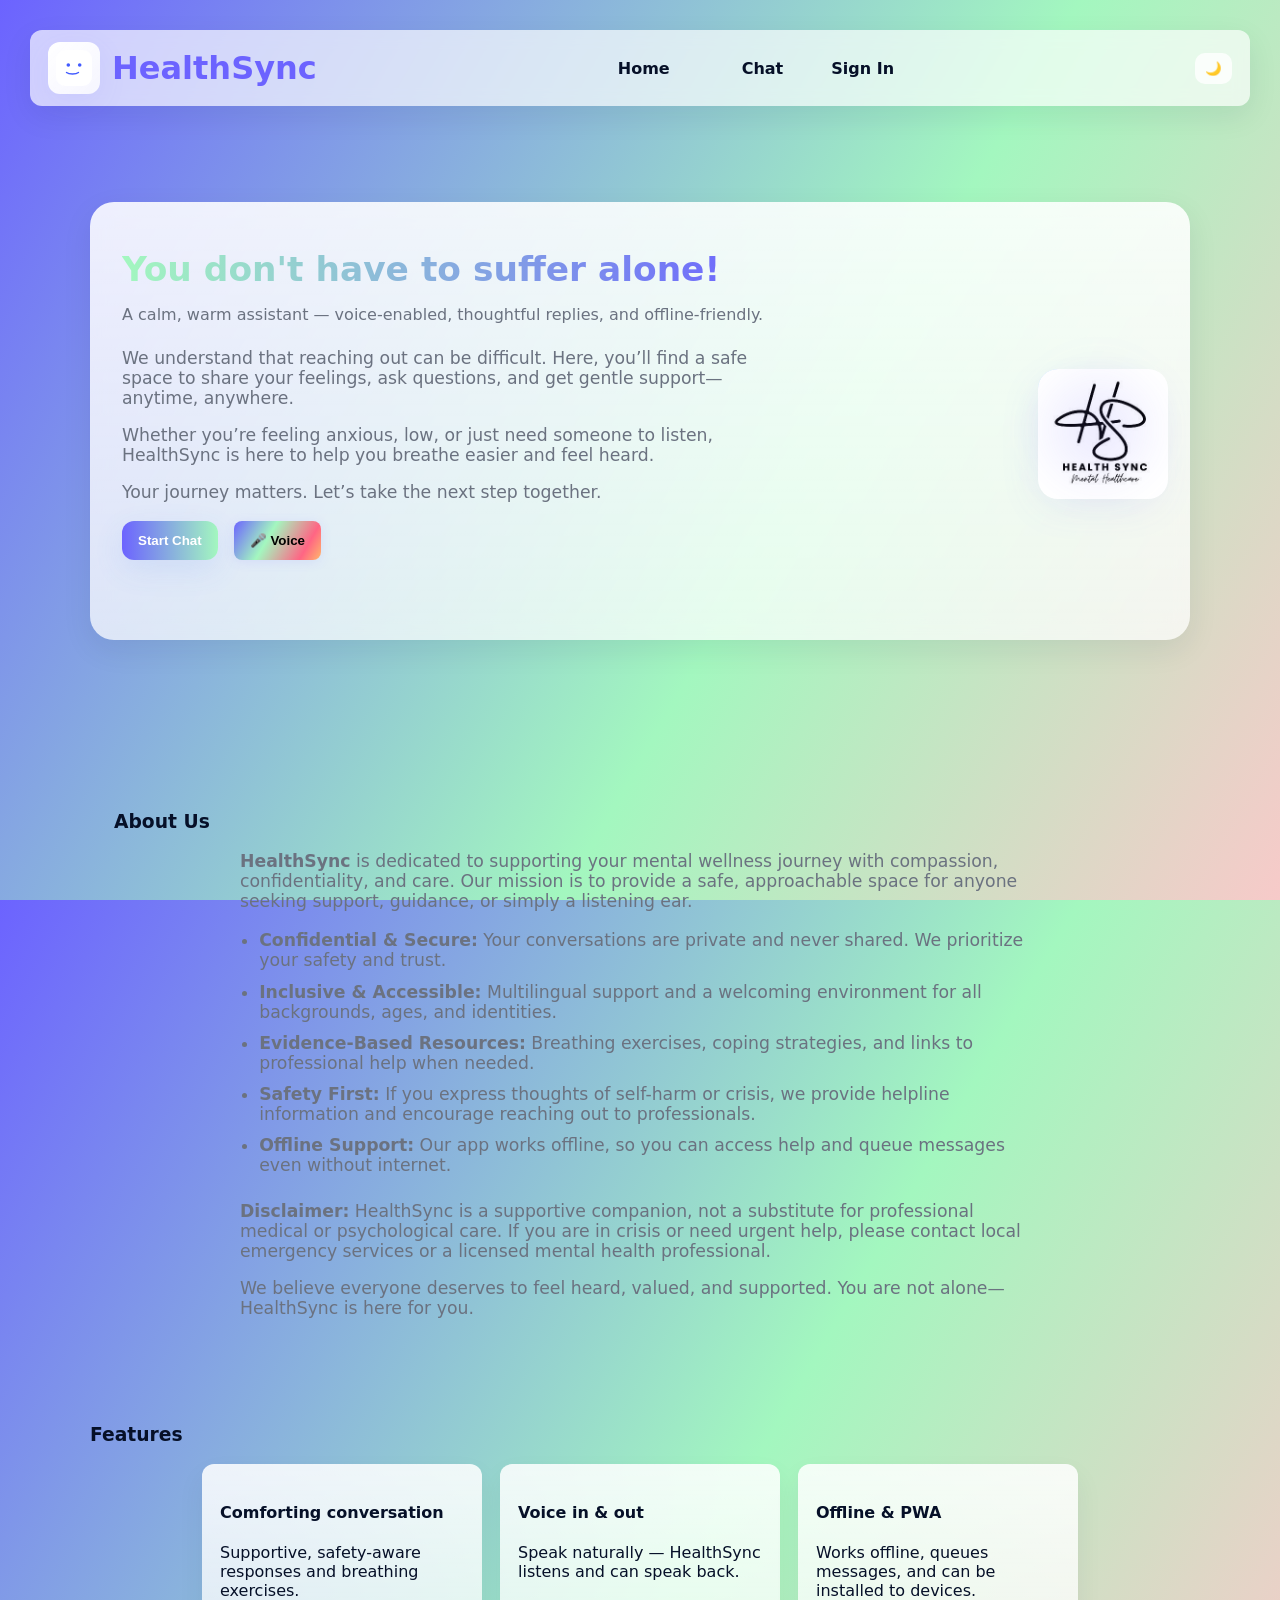
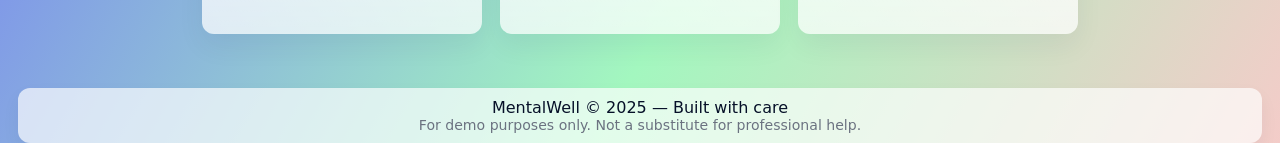
<file: index.html>
<!doctype html>
<html lang="en">
<head>
  <meta charset="utf-8" />
  <meta name="viewport" content="width=device-width,initial-scale=1" />
  <title>HealthSync — Home</title>
  <meta name="description" content="HealthSync — calm, approachable mental-wellness assistant. Voice-enabled, PWA-ready." />
  <meta name="theme-color" content="#6C63FF" />
  <link rel="stylesheet" href="styles.css" />
  <link rel="manifest" href="manifest.json" />
</head>
<body class="unique-bg" style="opacity:0; transition:opacity 0.5s;">
  <div class="mental-bg"></div>
  <header class="nav glass" role="banner">
    <div class="brand">
      <button id="floatingAssistant" aria-label="Open assistant" class="avatar-btn" title="Open assistant">
        <svg width="36" height="36" viewBox="0 0 24 24" fill="none"><rect rx="6" width="24" height="24" fill="#fff"/><circle cx="8.2" cy="10" r="1.2" fill="#415aff"/><circle cx="15.8" cy="10" r="1.2" fill="#415aff"/><path d="M7 15c1.2 1 2.5 1 4 1s2.8 0 4-1" stroke="#415aff" stroke-width="0.9" stroke-linecap="round"/></svg>
      </button>
      <h1>HealthSync</h1>
    </div>
    <nav class="nav-links" role="navigation" aria-label="Main">
      <a href="home.html" style="margin-right: 24px; padding: 10px 18px;">Home</a>
      <a href="chatcopy.html" style="padding: 10px 18px;">Chat</a>
      <a href="loginpage.html" style="padding: 10px 18px;">Sign In</a>
    </nav>
    <div class="nav-actions">
      <button id="darkModeBtn" title="Toggle dark mode" aria-pressed="false">🌙</button>
    </div>
  </header>
  <main>
    <section id="home" class="hero" aria-labelledby="hero-heading" style="padding: 4rem 1.5rem; margin-top: 2rem; margin-bottom: 3rem;">
      <div class="hero-card glass" style="padding: 3rem 2rem; border-radius: 1.5rem;">
        <div class="hero-body" style="margin-bottom: 2rem;">
          <h2 id="hero-heading" style="margin-bottom: 1rem;">You don't have to suffer alone!</h2>
          <p class="lead" style="margin-bottom: 1.5rem;">A calm, warm assistant — voice-enabled, thoughtful replies, and offline-friendly.</p>
          <div style="margin-bottom: 1.2rem; font-size: 1.08rem; color: var(--muted);">
            <p>We understand that reaching out can be difficult. Here, you’ll find a safe space to share your feelings, ask questions, and get gentle support—anytime, anywhere.</p>
            <p>Whether you’re feeling anxious, low, or just need someone to listen, HealthSync is here to help you breathe easier and feel heard.</p>
            <p>Your journey matters. Let’s take the next step together.</p>
          </div>
          <div class="hero-cta" style="display: flex; gap: 1rem; flex-wrap: wrap;">
            <button id="startChatBtn" class="cta">Start Chat</button>
            <button id="voiceBtn" class="voice-box ghost" aria-label="Start voice">🎤 Voice</button>
          </div>
        </div>
        <div class="hero-visual" aria-hidden="true" style="margin-top: 1rem;">
          <div class="ai-orb" aria-hidden="true" role="img" title="HealthSync orb">
           <img src="HealthSync.png" class="ai_orb" style="border-radius: 20px;" width="130" height="130">
          </div>
        </div>
      </div>
    </section>
        <!-- ABOUT US SECTION -->
        <section id="about" class="section glass" aria-labelledby="about-title" style="margin-top: 2.5rem; padding: 2.5rem 1.5rem; border-radius: 1.5rem;">
          <h3 id="about-title" class="section-title" style="margin-bottom: 1.2rem;">About Us</h3>
          <div class="about-content" style="max-width: 800px; margin: 0 auto; font-size: 1.08rem; color: var(--muted);">
            <p><strong>HealthSync</strong> is dedicated to supporting your mental wellness journey with compassion, confidentiality, and care. Our mission is to provide a safe, approachable space for anyone seeking support, guidance, or simply a listening ear.</p>
            <ul style="margin: 1.2rem 0 1.6rem 1.2rem; padding-left: 0;">
              <li style="margin-bottom: 0.7rem;"><strong>Confidential & Secure:</strong> Your conversations are private and never shared. We prioritize your safety and trust.</li>
              <li style="margin-bottom: 0.7rem;"><strong>Inclusive & Accessible:</strong> Multilingual support and a welcoming environment for all backgrounds, ages, and identities.</li>
              <li style="margin-bottom: 0.7rem;"><strong>Evidence-Based Resources:</strong> Breathing exercises, coping strategies, and links to professional help when needed.</li>
              <li style="margin-bottom: 0.7rem;"><strong>Safety First:</strong> If you express thoughts of self-harm or crisis, we provide helpline information and encourage reaching out to professionals.</li>
              <li style="margin-bottom: 0.7rem;"><strong>Offline Support:</strong> Our app works offline, so you can access help and queue messages even without internet.</li>
            </ul>
            <p style="margin-bottom: 0.7rem;"><strong>Disclaimer:</strong> HealthSync is a supportive companion, not a substitute for professional medical or psychological care. If you are in crisis or need urgent help, please contact local emergency services or a licensed mental health professional.</p>
            <p style="margin-bottom: 0.7rem;">We believe everyone deserves to feel heard, valued, and supported. You are not alone—HealthSync is here for you.</p>
          </div>
        </section>
    <section id="features" class="section" aria-labelledby="features-title">
      <h3 id="features-title" class="section-title">Features</h3>
      <div class="cards" role="list">
        <article class="card glass" role="listitem">
          <h4>Comforting conversation</h4>
          <p>Supportive, safety-aware responses and breathing exercises.</p>
        </article>
        <article class="card glass" role="listitem">
          <h4>Voice in & out</h4>
          <p>Speak naturally — HealthSync listens and can speak back.</p>
        </article>
        <article class="card glass" role="listitem">
          <h4>Offline & PWA</h4>
          <p>Works offline, queues messages, and can be installed to devices.</p>
        </article>
      </div>
    </section>
  </main>
  <footer class="footer glass" role="contentinfo">
    <div>MentalWell © 2025 — Built with care</div>
    <div class="small muted">For demo purposes only. Not a substitute for professional help.</div>
  </footer>
  <script src="app.js" defer></script>
  <script>
      // Fade-in on page load and fade-out on navigation
      document.addEventListener('DOMContentLoaded', function() {
        document.body.style.opacity = '1';
        var navLinks = document.querySelectorAll('.nav-links a');
        navLinks.forEach(function(link) {
          link.addEventListener('click', function(e) {
            e.preventDefault();
            document.body.style.transition = 'opacity 0.5s';
            document.body.style.opacity = '0';
            setTimeout(function() {
              window.location.href = link.getAttribute('href');
            }, 480);
          });
        });
      });
    // Start Chat button navigates to chat.html
    document.addEventListener('DOMContentLoaded', function() {
      var startChatBtn = document.getElementById('startChatBtn');
      if (startChatBtn) {
        startChatBtn.onclick = function() {
          window.location.href = 'chat.html';
        };
      }
      // Voice button shows a message or activates voice input
      var voiceBtn = document.getElementById('voiceBtn');
      if (voiceBtn) {
        voiceBtn.onclick = function() {
          if ('webkitSpeechRecognition' in window || 'SpeechRecognition' in window) {
            alert('Voice input is available in the Chat page. Please go to Chat to use voice features.');
          } else {
            alert('Voice input is not supported in this browser.');
          }
        };
      }
    });
  </script>
</body>
</html>
</file>
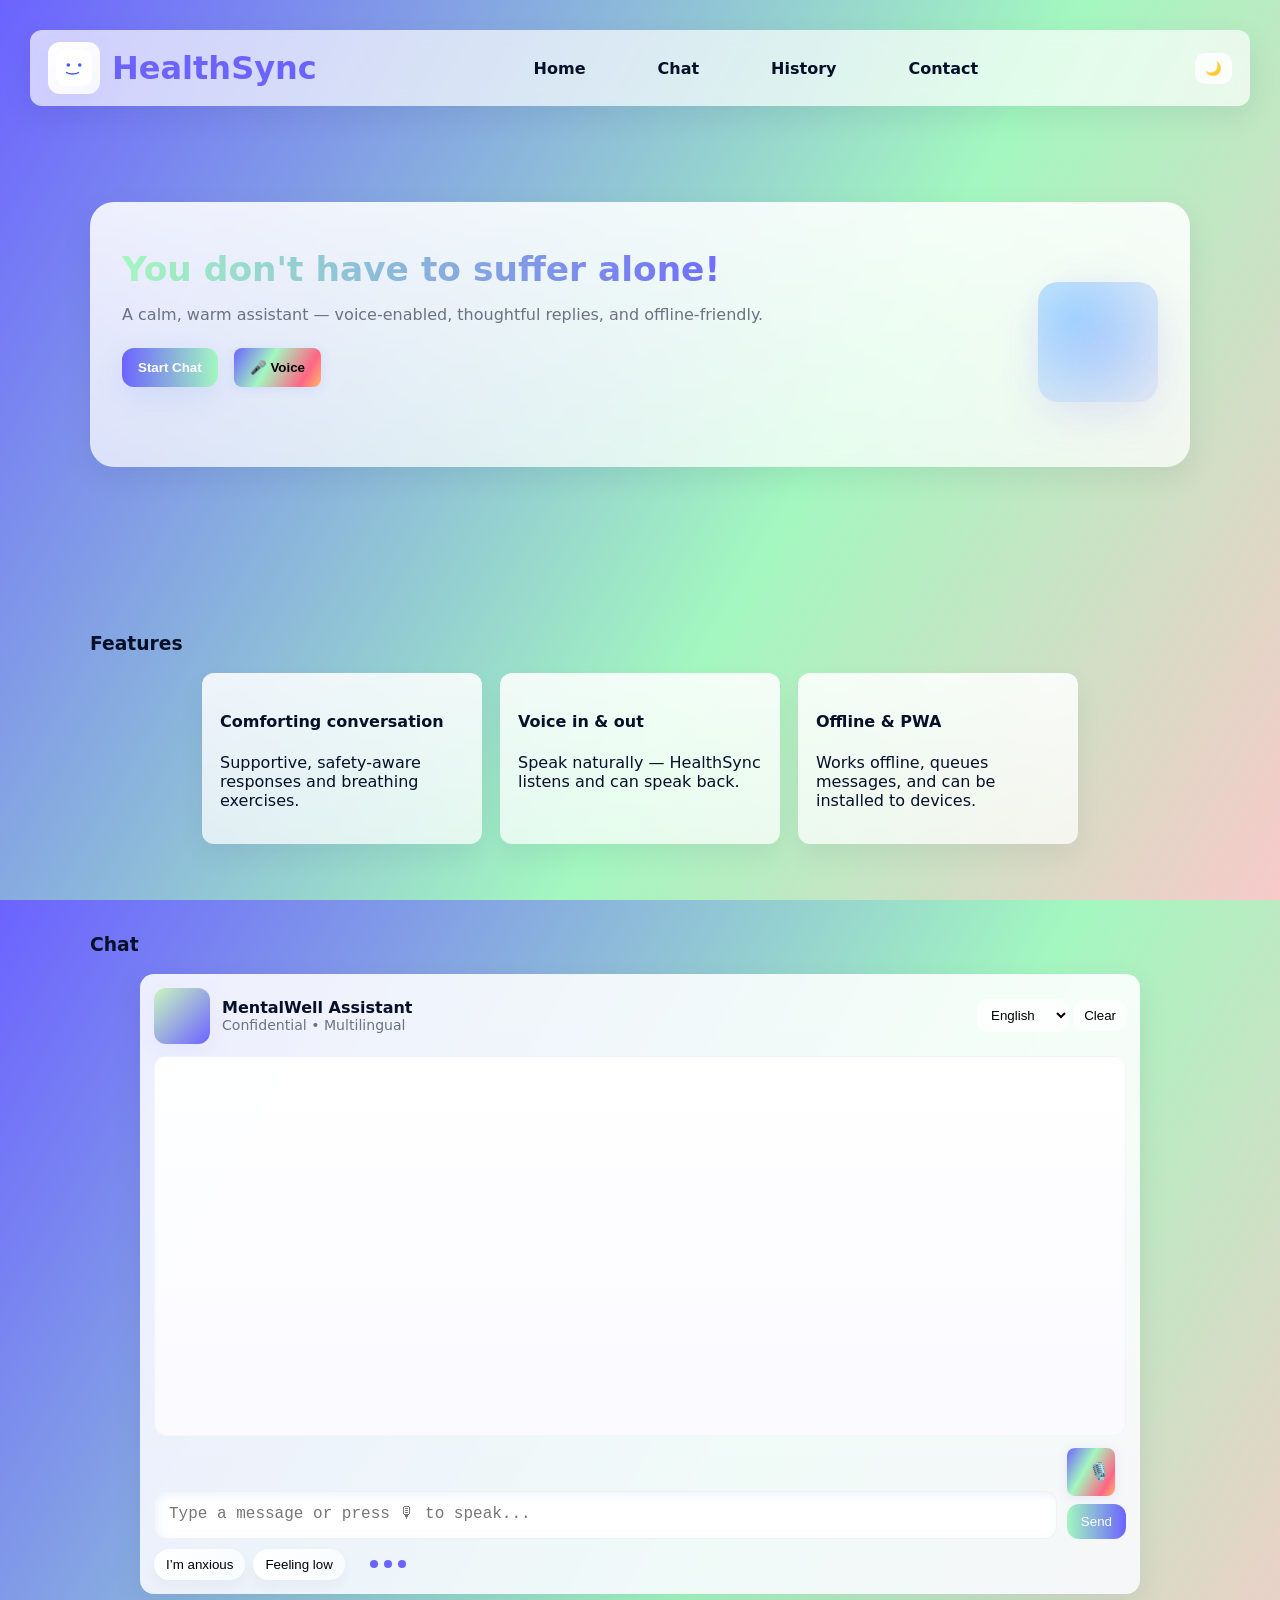
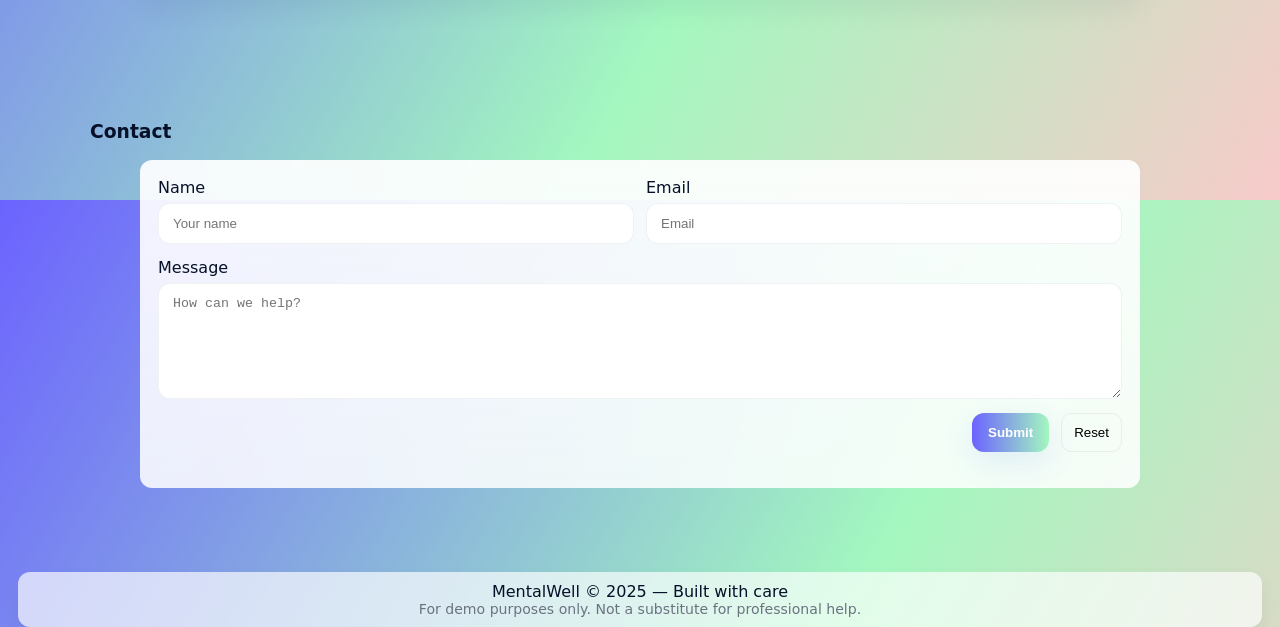
<file: home.html>
<!doctype html>
<html lang="en">
<head>
  <meta charset="utf-8" />
  <meta name="viewport" content="width=device-width,initial-scale=1" />
  <title>HealthSync — Gentle AI Companion</title>
  <meta name="description" content="HealthSync — calm, approachable mental-wellness assistant. Voice-enabled, PWA-ready." />
  <meta name="theme-color" content="#6C63FF" />
  <link rel="stylesheet" href="styles.css" />
  <link rel="manifest" href="manifest.json" />
</head>

<body class="unique-bg" style="opacity:0; transition:opacity 0.5s;">
  <div class="mental-bg"></div>
  <!-- Loader -->
  <div id="app-loader" class="loader" role="status" aria-live="polite">
    <div class="loader-ring" aria-hidden="true"></div>
    <div class="loader-text">Starting HealthSync…</div>
  </div>

  <!-- Header -->
  <header class="nav glass" role="banner">
    <div class="brand">
      <button id="floatingAssistant" aria-label="Open assistant" class="avatar-btn" title="Open assistant">
        <!-- small animated face -->
        <svg width="36" height="36" viewBox="0 0 24 24" fill="none"><rect rx="6" width="24" height="24" fill="#fff"/><circle cx="8.2" cy="10" r="1.2" fill="#415aff"/><circle cx="15.8" cy="10" r="1.2" fill="#415aff"/><path d="M7 15c1.2 1 2.5 1 4 1s2.8 0 4-1" stroke="#415aff" stroke-width="0.9" stroke-linecap="round"/></svg>
      </button>
      <h1>HealthSync</h1>
    </div>

    <nav class="nav-links" role="navigation" aria-label="Main">
      <a href="home.html" style="margin-right: 24px; padding: 10px 18px;">Home</a>
      <a href="chat.html" style="margin-right: 24px; padding: 10px 18px;">Chat</a>
      <a href="history.html" style="margin-right: 24px; padding: 10px 18px;">History</a>
      <a href="contact.html" style="padding: 10px 18px;">Contact</a>
    </nav>

    <div class="nav-actions">
      <button id="darkModeBtn" title="Toggle dark mode" aria-pressed="false">🌙</button>
    </div>
  </header>

    <!-- HERO -->
    <!-- Updated HERO section with improved padding and margin -->
<section id="home" class="hero" aria-labelledby="hero-heading" style="padding: 4rem 1.5rem; margin-top: 2rem; margin-bottom: 3rem;">
  <div class="hero-card glass" style="padding: 3rem 2rem; border-radius: 1.5rem;">
    <div class="hero-body" style="margin-bottom: 2rem;">
      <h2 id="hero-heading" style="margin-bottom: 1rem;">You don't have to suffer alone!</h2>
      <p class="lead" style="margin-bottom: 1.5rem;">A calm, warm assistant — voice-enabled, thoughtful replies, and offline-friendly.</p>
      <div class="hero-cta" style="display: flex; gap: 1rem; flex-wrap: wrap;">
        <button id="startChatBtn" class="cta">Start Chat</button>
        <button id="voiceBtn" class="voice-box ghost" aria-label="Start voice">🎤 Voice</button>
      </div>
    </div>

    <div class="hero-visual" aria-hidden="true" style="margin-top: 1rem;">
      <div class="ai-orb" aria-hidden="true" role="img" title="HealthSync orb"></div>
    </div>
  </div>
</section>

    <!-- FEATURES -->
    <section id="features" class="section" aria-labelledby="features-title">
      <h3 id="features-title" class="section-title">Features</h3>
      <div class="cards" role="list">
        <article class="card glass" role="listitem">
          <h4>Comforting conversation</h4>
          <p>Supportive, safety-aware responses and breathing exercises.</p>
        </article>

        <article class="card glass" role="listitem">
          <h4>Voice in & out</h4>
          <p>Speak naturally — HealthSync listens and can speak back.</p>
        </article>

        <article class="card glass" role="listitem">
          <h4>Offline & PWA</h4>
          <p>Works offline, queues messages, and can be installed to devices.</p>
        </article>
      </div>
    </section>

    <!-- CHAT -->
    <section id="chatbot-section" class="section" aria-labelledby="chat-title">
      <h3 id="chat-title" class="section-title">Chat</h3>

      <div class="chat-shell glass" role="application" aria-label="Chat with HealthSync">
        <div class="chat-header">
          <div class="assistant-meta">
            <div class="assistant-avatar" aria-hidden="true"></div>
            <div>
              <strong>MentalWell Assistant</strong>
              <div class="small">Confidential • Multilingual</div>
            </div>
          </div>

          <div class="top-controls">
            <label for="language-select" class="sr-only">Language</label>
            <select id="language-select" aria-label="Language">
              <option value="en">English</option>
              <option value="es">Español</option>
              <option value="fr">Français</option>
              <option value="hi">हिन्दी</option>
              <option value="kn">ಕನ್ನಡ</option>
            </select>
            <button id="clearChatBtn" title="Clear">Clear</button>
          </div>
        </div>

        <div id="chat-window" class="chat-window" role="log" aria-live="polite" aria-atomic="false"></div>

        <form id="chat-form" class="chat-form" aria-label="Send a message">
          <div class="input-row">
            <textarea id="user-input" placeholder="Type a message or press 🎙 to speak..." rows="1" autocomplete="off" aria-label="Message"></textarea>

            <div class="controls">
              <button type="button" id="voiceToggle" class="voice-box circle" title="Voice input" aria-pressed="false">🎙️</button>
              <button id="sendBtn" type="submit" class="send">Send</button>
            </div>
          </div>

          <div class="action-row">
            <button type="button" id="quickHelpBtn" class="chip">I’m anxious</button>
            <button type="button" id="moodCheckBtn" class="chip">Feeling low</button>
            <div id="typingIndicator" class="typing" aria-hidden="true"></div>
          </div>
        </form>
      </div>
    </section>

    <!-- CONTACT -->
    <section id="contact" class="section" aria-labelledby="contact-title">
      <h3 id="contact-title" class="section-title">Contact</h3>

      <form id="contact-form" class="contact glass" aria-label="Contact form">
        <div class="row contact-row">
          <div class="field-group">
            <label for="name">Name</label>
            <input id="name" placeholder="Your name" />
          </div>

          <div class="field-group">
            <label for="email">Email</label>
            <input id="email" placeholder="Email" type="email" />
          </div>
        </div>

        <div class="field-group full">
          <label for="message">Message</label>
          <textarea id="message" placeholder="How can we help?" rows="6"></textarea>
        </div>

        <div class="form-actions">
          <button id="contact-submit" type="submit" class="cta">Submit</button>
          <button type="reset" class="ghost">Reset</button>
        </div>

        <div id="contactStatus" class="status-text" aria-live="polite"></div>
      </form>
    </section>
  </main>

  <footer class="footer glass" role="contentinfo">
    <div>MentalWell © 2025 — Built with care</div>
    <div class="small muted">For demo purposes only. Not a substitute for professional help.</div>
  </footer>

  <script src="app.js" defer></script>
  <script>
    // Fade-in on page load and fade-out on navigation
    document.addEventListener('DOMContentLoaded', function() {
      document.body.style.opacity = '1';
      var navLinks = document.querySelectorAll('.nav-links a');
      navLinks.forEach(function(link) {
        link.addEventListener('click', function(e) {
          e.preventDefault();
          document.body.style.transition = 'opacity 0.5s';
          document.body.style.opacity = '0';
          setTimeout(function() {
            window.location.href = link.getAttribute('href');
          }, 480);
        });
      });
    });
  </script>
</body>
</html>
</file>
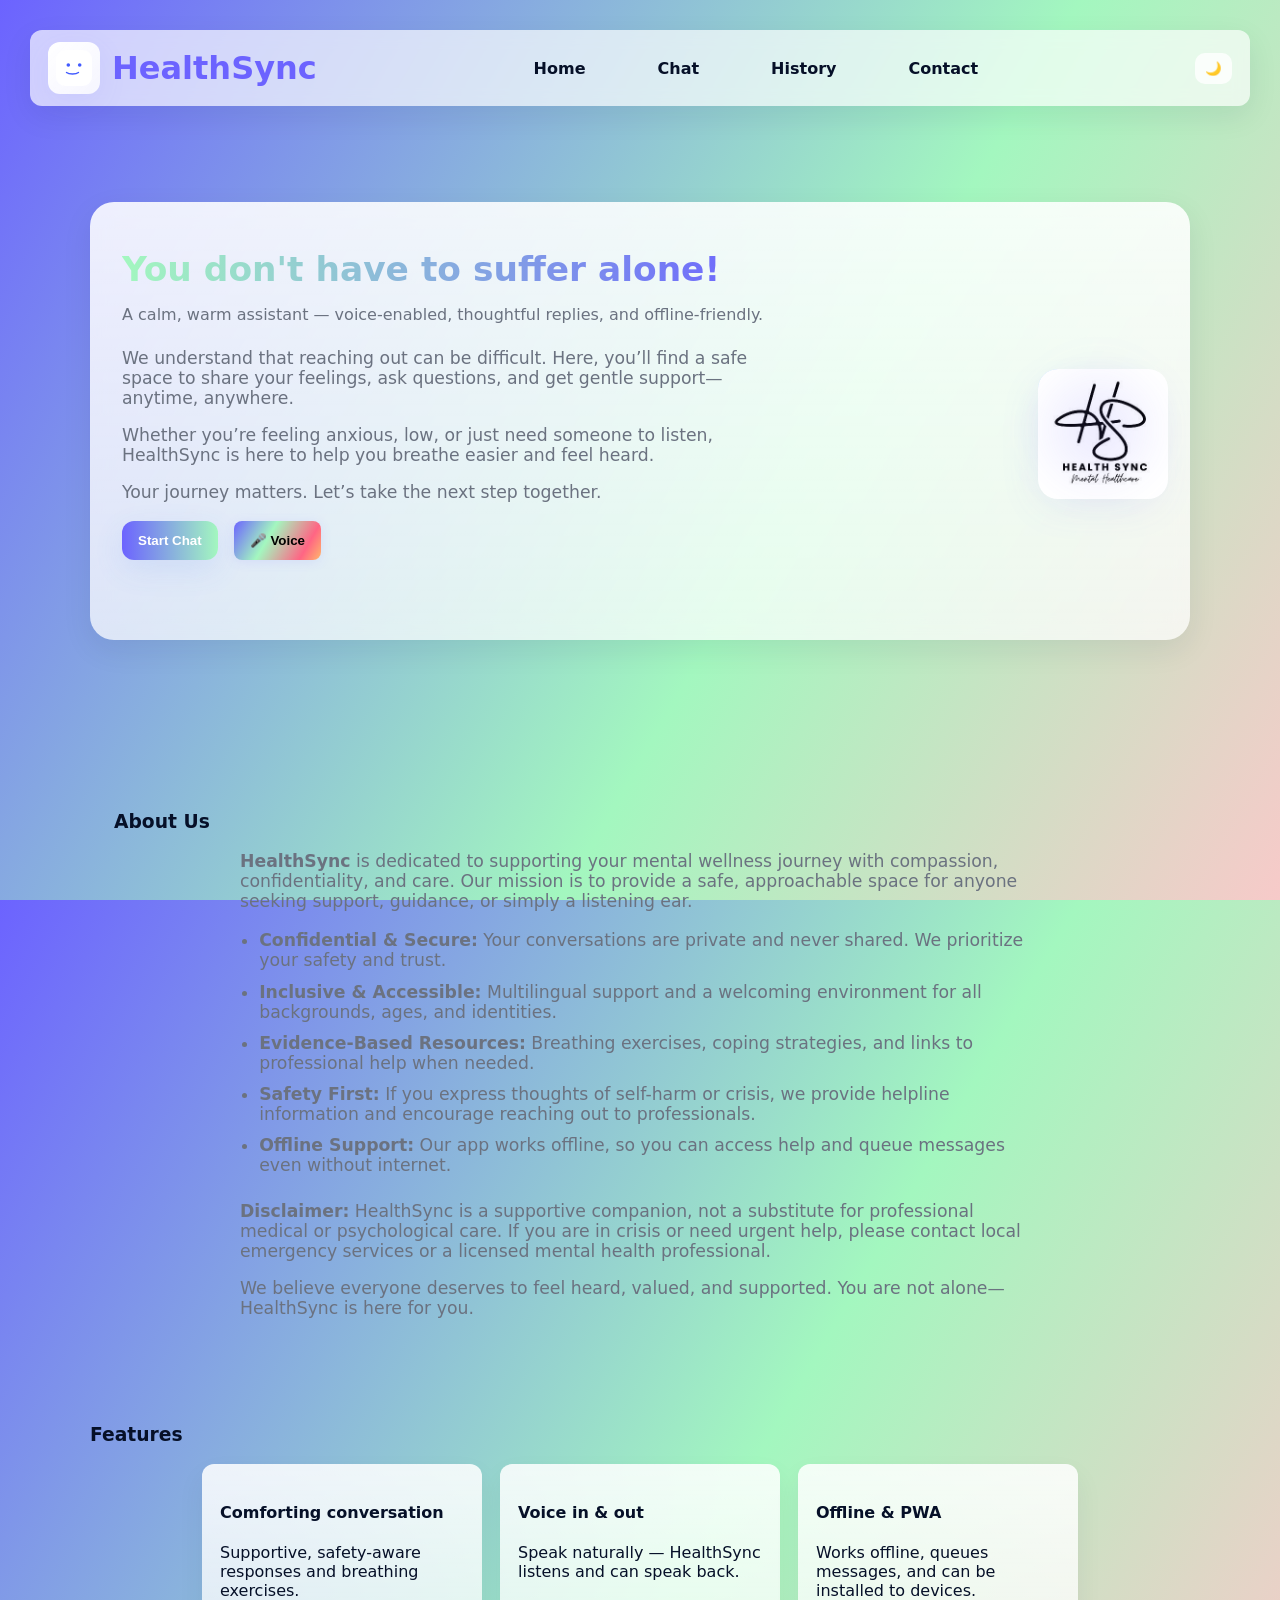
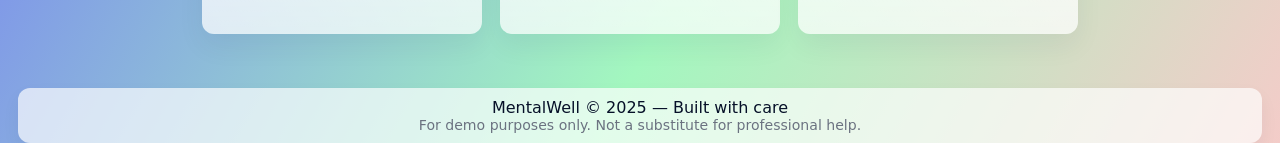
<file: homecopy.html>
<!doctype html>
<html lang="en">
<head>
  <meta charset="utf-8" />
  <meta name="viewport" content="width=device-width,initial-scale=1" />
  <title>HealthSync — Home</title>
  <meta name="description" content="HealthSync — calm, approachable mental-wellness assistant. Voice-enabled, PWA-ready." />
  <meta name="theme-color" content="#6C63FF" />
  <link rel="stylesheet" href="styles.css" />
  <link rel="manifest" href="manifest.json" />
</head>
<body class="unique-bg" style="opacity:0; transition:opacity 0.5s;">
  <div class="mental-bg"></div>
  <header class="nav glass" role="banner">
    <div class="brand">
      <button id="floatingAssistant" aria-label="Open assistant" class="avatar-btn" title="Open assistant">
        <svg width="36" height="36" viewBox="0 0 24 24" fill="none"><rect rx="6" width="24" height="24" fill="#fff"/><circle cx="8.2" cy="10" r="1.2" fill="#415aff"/><circle cx="15.8" cy="10" r="1.2" fill="#415aff"/><path d="M7 15c1.2 1 2.5 1 4 1s2.8 0 4-1" stroke="#415aff" stroke-width="0.9" stroke-linecap="round"/></svg>
      </button>
      <h1>HealthSync</h1>
    </div>
    <nav class="nav-links" role="navigation" aria-label="Main">
      <a href="homecopy.html" style="margin-right: 24px; padding: 10px 18px;">Home</a>
      <a href="chat.html" style="margin-right: 24px; padding: 10px 18px;">Chat</a>
      <a href="history.html" style="margin-right: 24px; padding: 10px 18px;">History</a>
      <a href="contact.html" style="padding: 10px 18px;">Contact</a>
    </nav>
    <div class="nav-actions">
      <button id="darkModeBtn" title="Toggle dark mode" aria-pressed="false">🌙</button>
    </div>
  </header>
  <main>
    <section id="home" class="hero" aria-labelledby="hero-heading" style="padding: 4rem 1.5rem; margin-top: 2rem; margin-bottom: 3rem;">
      <div class="hero-card glass" style="padding: 3rem 2rem; border-radius: 1.5rem;">
        <div class="hero-body" style="margin-bottom: 2rem;">
          <h2 id="hero-heading" style="margin-bottom: 1rem;">You don't have to suffer alone!</h2>
          <p class="lead" style="margin-bottom: 1.5rem;">A calm, warm assistant — voice-enabled, thoughtful replies, and offline-friendly.</p>
          <div style="margin-bottom: 1.2rem; font-size: 1.08rem; color: var(--muted);">
            <p>We understand that reaching out can be difficult. Here, you’ll find a safe space to share your feelings, ask questions, and get gentle support—anytime, anywhere.</p>
            <p>Whether you’re feeling anxious, low, or just need someone to listen, HealthSync is here to help you breathe easier and feel heard.</p>
            <p>Your journey matters. Let’s take the next step together.</p>
          </div>
          <div class="hero-cta" style="display: flex; gap: 1rem; flex-wrap: wrap;">
            <button id="startChatBtn" class="cta">Start Chat</button>
            <button id="voiceBtn" class="voice-box ghost" aria-label="Start voice">🎤 Voice</button>
          </div>
        </div>
        <div class="hero-visual" aria-hidden="true" style="margin-top: 1rem;">
          <div class="ai-orb" aria-hidden="true" role="img" title="HealthSync orb">
          <img src="HealthSync.png" class="ai_orb" style="border-radius: 20px;" width="130" height="130">
         </div>
        </div>
      </div>
    </section>
        <!-- ABOUT US SECTION -->
        <section id="about" class="section glass" aria-labelledby="about-title" style="margin-top: 2.5rem; padding: 2.5rem 1.5rem; border-radius: 1.5rem;">
          <h3 id="about-title" class="section-title" style="margin-bottom: 1.2rem;">About Us</h3>
          <div class="about-content" style="max-width: 800px; margin: 0 auto; font-size: 1.08rem; color: var(--muted);">
            <p><strong>HealthSync</strong> is dedicated to supporting your mental wellness journey with compassion, confidentiality, and care. Our mission is to provide a safe, approachable space for anyone seeking support, guidance, or simply a listening ear.</p>
            <ul style="margin: 1.2rem 0 1.6rem 1.2rem; padding-left: 0;">
              <li style="margin-bottom: 0.7rem;"><strong>Confidential & Secure:</strong> Your conversations are private and never shared. We prioritize your safety and trust.</li>
              <li style="margin-bottom: 0.7rem;"><strong>Inclusive & Accessible:</strong> Multilingual support and a welcoming environment for all backgrounds, ages, and identities.</li>
              <li style="margin-bottom: 0.7rem;"><strong>Evidence-Based Resources:</strong> Breathing exercises, coping strategies, and links to professional help when needed.</li>
              <li style="margin-bottom: 0.7rem;"><strong>Safety First:</strong> If you express thoughts of self-harm or crisis, we provide helpline information and encourage reaching out to professionals.</li>
              <li style="margin-bottom: 0.7rem;"><strong>Offline Support:</strong> Our app works offline, so you can access help and queue messages even without internet.</li>
            </ul>
            <p style="margin-bottom: 0.7rem;"><strong>Disclaimer:</strong> HealthSync is a supportive companion, not a substitute for professional medical or psychological care. If you are in crisis or need urgent help, please contact local emergency services or a licensed mental health professional.</p>
            <p style="margin-bottom: 0.7rem;">We believe everyone deserves to feel heard, valued, and supported. You are not alone—HealthSync is here for you.</p>
          </div>
        </section>
    <section id="features" class="section" aria-labelledby="features-title">
      <h3 id="features-title" class="section-title">Features</h3>
      <div class="cards" role="list">
        <article class="card glass" role="listitem">
          <h4>Comforting conversation</h4>
          <p>Supportive, safety-aware responses and breathing exercises.</p>
        </article>
        <article class="card glass" role="listitem">
          <h4>Voice in & out</h4>
          <p>Speak naturally — HealthSync listens and can speak back.</p>
        </article>
        <article class="card glass" role="listitem">
          <h4>Offline & PWA</h4>
          <p>Works offline, queues messages, and can be installed to devices.</p>
        </article>
      </div>
    </section>
  </main>
  <footer class="footer glass" role="contentinfo">
    <div>MentalWell © 2025 — Built with care</div>
    <div class="small muted">For demo purposes only. Not a substitute for professional help.</div>
  </footer>
  <script src="app.js" defer></script>
  <script>
      // Fade-in on page load and fade-out on navigation
      document.addEventListener('DOMContentLoaded', function() {
        document.body.style.opacity = '1';
        var navLinks = document.querySelectorAll('.nav-links a');
        navLinks.forEach(function(link) {
          link.addEventListener('click', function(e) {
            e.preventDefault();
            document.body.style.transition = 'opacity 0.5s';
            document.body.style.opacity = '0';
            setTimeout(function() {
              window.location.href = link.getAttribute('href');
            }, 480);
          });
        });
      });
    // Start Chat button navigates to chat.html
    document.addEventListener('DOMContentLoaded', function() {
      var startChatBtn = document.getElementById('startChatBtn');
      if (startChatBtn) {
        startChatBtn.onclick = function() {
          window.location.href = 'chat.html';
        };
      }
      // Voice button shows a message or activates voice input
      var voiceBtn = document.getElementById('voiceBtn');
      if (voiceBtn) {
        voiceBtn.onclick = function() {
          if ('webkitSpeechRecognition' in window || 'SpeechRecognition' in window) {
            alert('Voice input is available in the Chat page. Please go to Chat to use voice features.');
          } else {
            alert('Voice input is not supported in this browser.');
          }
        };
      }
    });
  </script>
</body>
</html>
</file>
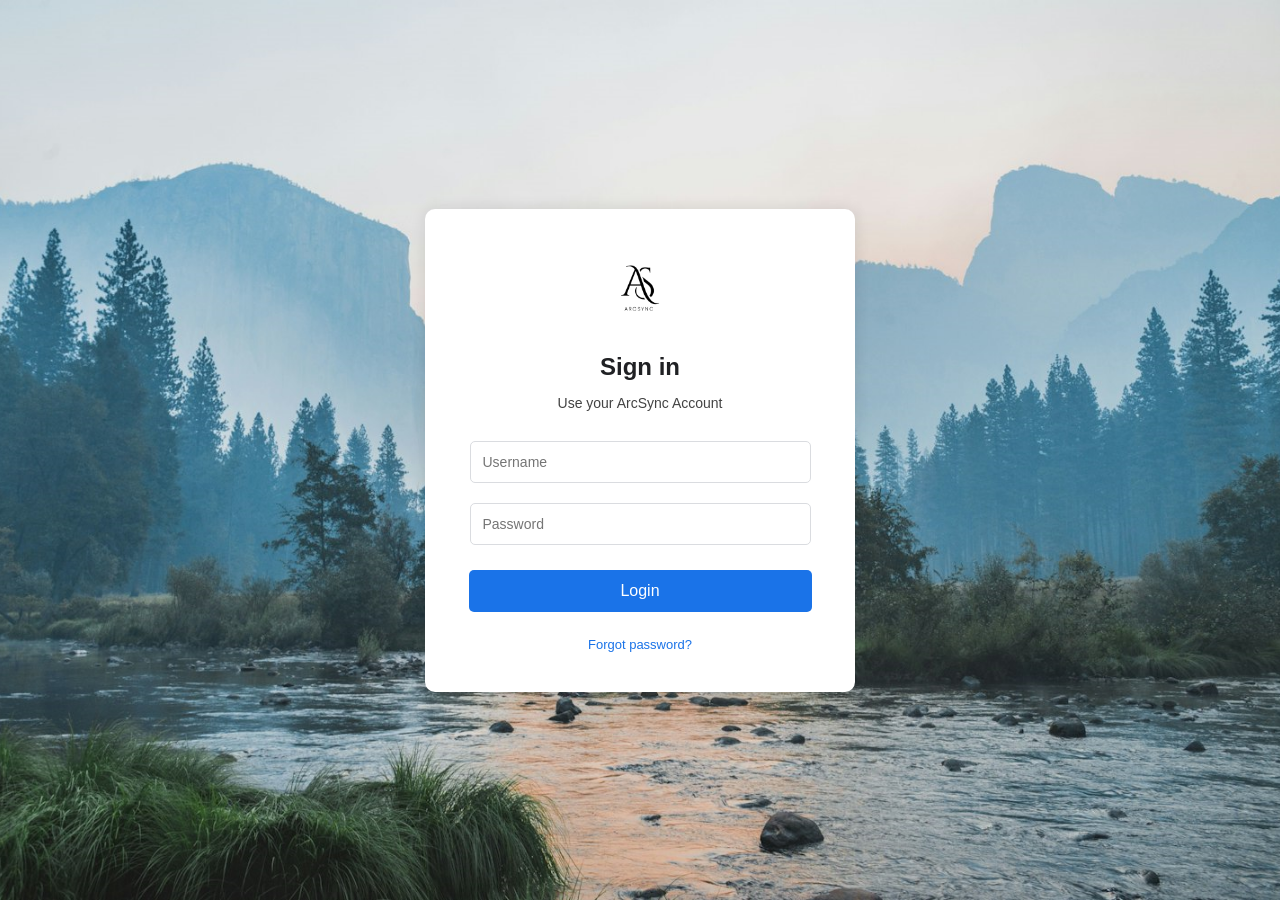
<file: loginpage.html>
<!DOCTYPE html>
<html lang="en">
<head>
    <meta charset="UTF-8" />
    <meta name="viewport" content="width=device-width, initial-scale=1.0" />
    <title>ArcSync — Login</title>
    <style>
        body {
            font-family: Arial, sans-serif;
            background-image: url('bg.png');
            background-size: cover;
            background-position: center;
            display: flex;
            justify-content: center;
            align-items: center;
            height: 100vh;
            margin: 0;
        }
        .container {
            background: #fff;
            padding: 40px;
            width: 350px;
            border-radius: 10px;
            box-shadow: 0 0 15px rgba(0,0,0,0.1);
            text-align: center;
        }
        .logo {
            width: 80px;
            margin-bottom: 20px;
        }
        h2 {
            margin: 0;
            font-weight: 600;
            color: #202124;
        }
        p {
            color: #434343;
            font-size: 14px;
            margin-bottom: 20px;
        }
        input {
            width: 90%;
            padding: 12px;
            margin: 10px 0;
            border: 1px solid #dadce0;
            border-radius: 5px;
            font-size: 14px;
        }
        input:focus {
            border-color: #1a73e8;
            outline: none;
            box-shadow: 0 0 2px #1a73e8;
        }
        .btn {
            width: 98%;
            padding: 12px;
            background-color: #1a73e8;
            color: #fff;
            border: none;
            border-radius: 5px;
            font-size: 16px;
            cursor: pointer;
            margin-top: 15px;
        }
        .btn:hover {
            background-color: #1656c4;
        }
        .footer {
            margin-top: 25px;
            font-size: 13px;
            color: #5f6368;
        }
        a {
            color: #1a73e8;
            text-decoration: none;
        }
        #loginStatus {
            color: red;
            margin-top: 10px;
            font-size: 14px;
        }
    </style>
</head>
<body>
    <div class="container">
        <!-- Make sure logo-arcsync.png is in /static -->
        <img src="ArcSynclogo.png" class="logo" alt="ArcSync Logo" />
        <h2>Sign in</h2>
        <p>Use your ArcSync Account</p>
        <form id="loginForm">
            <input type="text" name="username" placeholder="Username" required>
            <input type="password" name="password" placeholder="Password" required>
            <button type="submit" class="btn">Login</button>
        </form>
        <div id="loginStatus"></div>
        <div class="footer">
            <a href="#">Forgot password?</a>
        </div>
    </div>
    <script>
    document.getElementById('loginForm').onsubmit = async function(e) {
        e.preventDefault();
        const username = this.username.value.trim();
        const password = this.password.value;
        try {
            const resp = await fetch('/api/login', {
                method: 'POST',
                headers: {'Content-Type':'application/json'},
                body: JSON.stringify({username, password})
            });
            const data = await resp.json();
            if (data.success) {
                window.location.href = 'homecopy.html'; // Change to your preferred landing page
            } else {
                document.getElementById('loginStatus').textContent = data.error || "Failed to login!";
            }
        } catch (error) {
            document.getElementById('loginStatus').textContent = "Login request failed. Please check your connection.";
        }
    };
    </script>
</body>
</html>
</file>
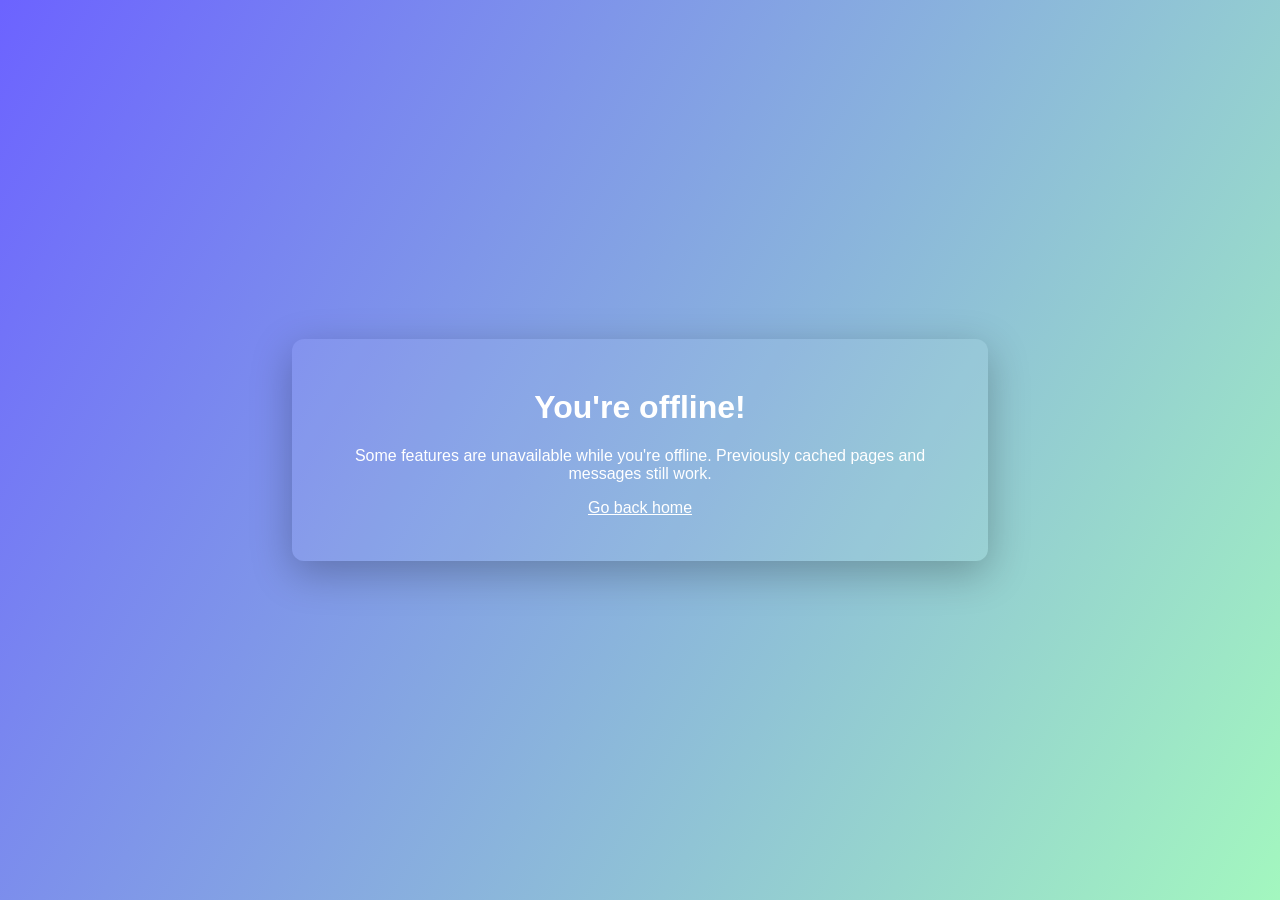
<file: offline.html>
<!doctype html>
<html lang="en">
<head>
  <meta charset="utf-8" />
  <meta name="viewport" content="width=device-width,initial-scale=1" />
  <title>Offline — HealthSync</title>
  <style>
    body{font-family:Arial,Helvetica,sans-serif;display:flex;align-items:center;justify-content:center;height:100vh;margin:0;background:linear-gradient(120deg,#6C63FF,#A3F7BF);color:#fff}
    .card{max-width:640px;padding:28px;border-radius:12px;background:rgba(255,255,255,0.06);text-align:center;box-shadow:0 12px 40px rgba(0,0,0,0.25)}
    a{color:#fff;text-decoration:underline}
  </style>
</head>
<body class="unique-bg" style="opacity:0; transition:opacity 0.5s;">
  <div class="mental-bg"></div>
  <script>
    document.addEventListener('DOMContentLoaded', function() {
      document.body.style.opacity = '1';
      var navLinks = document.querySelectorAll('a');
      navLinks.forEach(function(link) {
        link.addEventListener('click', function(e) {
          e.preventDefault();
          document.body.style.transition = 'opacity 0.5s';
          document.body.style.opacity = '0';
          setTimeout(function() {
            window.location.href = link.getAttribute('href');
          }, 480);
        });
      });
    });
  </script>
  <div class="card">
    <h1>You're offline!</h1>
    <p>Some features are unavailable while you're offline. Previously cached pages and messages still work.</p>
    <p><a href="/homecopy.html">Go back home</a></p>
  </div>
</body>
</html>
</file>
<file: styles.css>
/* Colorful box for voice buttons */
.voice-box {
  background: linear-gradient(120deg, #6C63FF 0%, #A3F7BF 40%, #FF6584 80%, #FFB86B 100%);
  color: #fff !important;
  border: none;
  border-radius: 8px;
  box-shadow: 0 2px 12px rgba(108,99,255,0.12);
  padding: 0.5em 1.2em;
  font-weight: 600;
  transition: box-shadow 0.2s, transform 0.2s;
}

/* Background visuals */
.bg-wrap{ position:fixed; inset:0; z-index:0; pointer-events:none; }
.bg-wave{ position:absolute; width:100%; height:220px; top:0; left:0; }

/* Professional mental health background image */
.mental-bg {
  position: fixed;
  inset: 0;
  z-index: -1;
  width: 100vw;
  height: 100vh;
  background: url('https://images.unsplash.com/photo-1506744038136-46273834b3fb?auto=format&fit=crop&w=1500&q=80') center/cover no-repeat;
  opacity: 0.22;
  filter: blur(2px) brightness(1.1);
}

body.unique-bg {
  background: linear-gradient(120deg, #6C63FF 0%, #A3F7BF 60%, #F7CAC9 100%);
}

/* Vibrant accent colors for glassmorphism */
:root {
  --accent: #6C63FF;
  --g1: #A3F7BF;
  --g2: #F7CAC9;
  --glass: rgba(255,255,255,0.72);
  --shadow: 0 8px 30px rgba(108,99,255,0.08);
  --muted: #4A5568;
  --maxw: 1100px;
}

/* Nav */
.nav{ position:sticky; top:12px; margin:12px; display:flex; justify-content:space-between; align-items:center; gap:12px; padding:12px 18px; z-index:40; backdrop-filter: blur(8px); background:var(--glass); border-radius:12px; box-shadow:0 8px 30px rgba(12,24,60,0.06);}
.brand{ display:flex; align-items:center; gap:12px;}
.brand h1{ margin:0; color:var(--accent); font-weight:700; }
.avatar-btn{ width:48px; height:48px; border-radius:12px; border:none; display:grid; place-items:center; background:linear-gradient(135deg,#fff,#ffffffcc); box-shadow:0 8px 20px rgba(65,90,255,0.08); cursor:pointer; }
.nav-links{ display:flex; gap:12px; align-items:center; }
.nav-links a{ text-decoration:none; color:inherit; padding:8px 10px; border-radius:8px; font-weight:600; }
.nav-actions button{ border:none; padding:8px 10px; border-radius:10px; background:#ffffffcc; cursor:pointer; }


.voice-box:hover, .voice-box:focus {
  box-shadow: 0 4px 18px rgba(108,99,255,0.18);
  transform: translateY(-2px) scale(1.04);
}
/* HealthSync — Neon Pastel Fusion theme
   Main gradient: #6C63FF → #A3F7BF → #FF6584 */

@import url('https://fonts.googleapis.com/css2?family=Poppins:wght@300;400;600;700&display=swap');

:root{
  --g1: #6C63FF;
  --g2: #A3F7BF;
  --g3: #FF6584;
  --glass: rgba(255,255,255,0.68);
  --glass-dark: rgba(8,12,28,0.56);
  --muted: #6b7280;
  --radius:14px;
  --shadow: 0 10px 30px rgba(12,24,60,0.08);
  --ease: cubic-bezier(.2,.9,.2,1);
  --maxw:1100px;
}

*{box-sizing:border-box}
html,body{height:100%; margin:0; font-family:'Poppins',system-ui,-apple-system,Segoe UI,Roboto,Arial; -webkit-font-smoothing:antialiased;}
body{
  background: linear-gradient(120deg, var(--g1) 0%, #E9FFF0 35%, #FFEFF4 100%);
  color:#061028; padding:18px;
}

/* Utility */
.sr-only{ position:absolute; left:-9999px; top:auto; width:1px; height:1px; overflow:hidden; }

/* Loader */
.loader{ position:fixed; inset:0; z-index:9999; display:flex; flex-direction:column; gap:12px; align-items:center; justify-content:center; background:linear-gradient(180deg, rgba(255,255,255,0.96), rgba(255,255,255,0.92)); }
.loader-ring{ width:64px; height:64px; border-radius:50%; border:8px solid rgba(108,99,255,0.14); border-top-color:var(--g2); animation:spin 1s linear infinite; }
.loader-text{ color:var(--muted); font-weight:600; }

/* NAV */
.nav{ position:sticky; top:12px; z-index:40; margin-bottom:18px; display:flex; justify-content:space-between; align-items:center; gap:12px; padding:12px 18px; border-radius:12px; background:var(--glass); backdrop-filter: blur(8px); box-shadow:var(--shadow); }
.brand{ display:flex; align-items:center; gap:12px; }
.brand-title{ margin:0; font-size:1.1rem; color:var(--g1); font-weight:700; }
.brand-sub{ font-size:0.85rem; color:var(--muted); margin-top:3px; }
.avatar-btn{ width:52px; height:52px; border-radius:12px; border:none; background:linear-gradient(135deg,#fff,#ffffffcc); display:grid; place-items:center; box-shadow: 0 8px 30px rgba(108,99,255,0.08); cursor:pointer; transition: transform .28s var(--ease); }
.avatar-btn:active{ transform:scale(.98); }

/* HERO */
.hero{ padding:40px 0; display:flex; justify-content:center; }
.hero-card{ width:100%; max-width:var(--maxw); display:flex; gap:24px; align-items:center; justify-content:space-between; padding:26px; border-radius:18px; background: linear-gradient(180deg, rgba(255,255,255,0.88), rgba(255,255,255,0.72)); backdrop-filter: blur(10px); box-shadow:var(--shadow);}
.hero-body{ max-width:62%; }
.hero h2{ margin:0 0 10px 0; font-size:1.95rem; line-height:1.05; background: linear-gradient(90deg,var(--g2), var(--g1)); -webkit-background-clip:text; background-clip:text; -webkit-text-fill-color:transparent; }
.lead{ margin:0 0 16px 0; color:var(--muted); font-size:1rem; }

/* CTA */
.cta{ padding:12px 16px; border-radius:12px; border:none; cursor:pointer; background:linear-gradient(90deg,var(--g1),var(--g2)); color:white; font-weight:600; box-shadow: 0 10px 30px rgba(76,120,240,0.12); transition: transform .18s ease, box-shadow .18s ease; }
.cta:hover{ transform:translateY(-6px); box-shadow: 0 22px 40px rgba(108,99,255,0.14); }
.ghost{ padding:10px 12px; border-radius:10px; border:1px solid rgba(12,24,60,0.06); background:transparent; cursor:pointer; }

/* ORB */
.ai-orb{ width:120px; height:120px; border-radius:20px; position:relative; box-shadow: 0 16px 40px rgba(108,99,255,0.10); background: radial-gradient(circle at 30% 30%, rgba(163,216,255,0.95), rgba(108,99,255,0.12)); transform:translateZ(0); animation:orb 8s ease-in-out infinite; }
.ai-orb::after{ content:''; position:absolute; inset:-18px; border-radius:50%; background: radial-gradient(circle, rgba(108,99,255,0.15), transparent 70%); filter: blur(16px); animation:orbGlow 6s ease-in-out infinite; }

/* CARDS */
.section{ padding:36px 0; max-width:var(--maxw); margin:0 auto; }
.cards{ display:flex; gap:18px; justify-content:center; flex-wrap:wrap; }
.card{ width:280px; padding:18px; border-radius:12px; background:linear-gradient(180deg, rgba(255,255,255,0.86), rgba(255,255,255,0.72)); box-shadow: 0 12px 28px rgba(12,24,60,0.06); transition: transform .25s var(--ease), box-shadow .25s var(--ease); }
.card:hover{ transform:translateY(-10px) scale(1.02); box-shadow:0 28px 60px rgba(12,24,60,0.10); }

/* CHAT */
.chat-shell{ max-width:1000px; margin:16px auto 36px; padding:14px; border-radius:14px; display:flex; flex-direction:column; gap:12px; background: linear-gradient(180deg, rgba(255,255,255,0.88), rgba(250,250,255,0.88)); box-shadow:var(--shadow); }
.chat-header{ display:flex; justify-content:space-between; align-items:center; gap:12px; }
.assistant-meta{ display:flex; gap:12px; align-items:center; }
.assistant-avatar{ width:56px; height:56px; border-radius:12px; background: linear-gradient(135deg,#CAF7BF, #6C63FF); box-shadow:0 10px 30px rgba(108,99,255,0.08); }

.top-controls select, .top-controls button{ padding:8px 10px; border-radius:10px; border:none; background:rgba(255,255,255,0.8); }

/* chat window */
.chat-window{ height:380px; overflow:auto; padding:14px; border-radius:12px; background: linear-gradient(180deg, rgba(255,255,255,0.96), rgba(250,250,255,0.96)); box-shadow: inset 0 2px 6px rgba(12,24,60,0.02); border:1px solid rgba(12,24,60,0.03); }

/* messages */
.msg{ max-width:78%; padding:12px 16px; border-radius:14px; margin:10px 0; word-wrap:break-word; animation:msgEnter .35s var(--ease); position:relative; }
.msg.user{ margin-left:auto; background: linear-gradient(135deg,var(--g1), #2e4fff); color:white; text-align:right; box-shadow: 0 10px 30px rgba(46,79,255,0.12); transform-origin:100% 50%; }
.msg.bot{ margin-right:auto; background: linear-gradient(180deg, rgba(255,255,255,0.9), rgba(250,250,255,0.9)); color:#071033; border:1px solid rgba(108,99,255,0.06); transform-origin:0% 50%; }

/* time */
.msg .time{ font-size:11px; color:rgba(7,16,51,0.45); margin-top:6px; display:block; }

/* form */
.chat-form{ display:flex; flex-direction:column; gap:10px; }
.input-row{ display:flex; gap:10px; align-items:flex-end; }
.input-row textarea{ flex:1; padding:12px 14px; border-radius:12px; border:1px solid rgba(12,24,60,0.06); font-size:1rem; outline:none; min-height:48px; resize:none; box-shadow: inset 3px 3px 8px rgba(200,220,255,0.35), inset -3px -3px 8px rgba(255,255,255,0.6); transition: box-shadow .18s; }
.input-row textarea:focus{ box-shadow: 0 10px 30px rgba(108,99,255,0.10); }

/* controls */
.controls{ display:flex; flex-direction:column; gap:8px; }
.circle{ width:48px; height:48px; border-radius:12px; border:none; cursor:pointer; background:linear-gradient(90deg,var(--g3),#FF85A1); box-shadow:0 8px 18px rgba(255,107,107,0.12); font-size:18px; color:white; }
.send{ padding:10px 14px; border-radius:12px; border:none; background:linear-gradient(90deg,var(--g2),var(--g1)); color:white; cursor:pointer; }

/* chips + typing */
.action-row{ display:flex; gap:8px; align-items:center; flex-wrap:wrap; }
.chip{ background:linear-gradient(90deg,#ffffff,#F8FCFF); border:none; padding:8px 12px; border-radius:999px; cursor:pointer; box-shadow: 0 6px 14px rgba(12,24,60,0.04); }
.typing{ width:70px; height:20px; display:flex; gap:6px; align-items:center; justify-content:center; visibility:hidden; }
.typing span{ width:8px; height:8px; background:var(--g1); border-radius:50%; display:inline-block; animation:typingBounce 1.2s infinite ease-in-out; }
.typing span:nth-child(2){ animation-delay:.12s; } .typing span:nth-child(3){ animation-delay:.24s; }

/* contact form */
.contact{ padding:18px; max-width:1000px; margin:0 auto 30px; border-radius:12px; display:flex; flex-direction:column; gap:14px; background: linear-gradient(180deg, rgba(255,255,255,0.92), rgba(255,255,255,0.86)); }
.contact-row{ display:flex; gap:12px; }
.field-group{ display:flex; flex-direction:column; gap:6px; flex:1; }
.field-group input, .field-group textarea{ padding:12px 14px; border-radius:12px; border:1px solid rgba(12,24,60,0.06); background: rgba(255,255,255,0.98); }
.form-actions{ display:flex; justify-content:flex-end; gap:12px; }

/* footer */
.footer{ margin:18px 0; padding:10px; text-align:center; border-radius:12px; background:var(--glass); box-shadow: 0 8px 18px rgba(12,24,60,0.05); }

/* animations */
@keyframes spin{ to{ transform:rotate(360deg); } }
@keyframes orb{ 0%{ transform:translateY(0) rotate(0deg) } 50%{ transform:translateY(-8px) rotate(6deg)} 100%{ transform:translateY(0) rotate(0deg)} }
@keyframes orbGlow { 0%,100%{ opacity:.6; transform:scale(1); } 50% { opacity:1; transform:scale(1.06); } }
@keyframes msgEnter { from { opacity:0; transform:translateY(8px) scale(.97); } to { opacity:1; transform:translateY(0) scale(1); } }
@keyframes typingBounce { 0%,80%,100%{ transform:translateY(0); opacity:.4; } 40%{ transform:translateY(-6px); opacity:1; } }

/* interactions */
.avatar-btn:hover{ transform:translateY(-6px) rotate(-3deg); box-shadow:0 18px 40px rgba(108,99,255,0.12); }
.cta:active, .send:active, .circle:active{ transform:scale(.98); transition:transform .08s; }

/* responsive */
@media (max-width:900px){
  .hero-card{ flex-direction:column; align-items:flex-start; }
  .chat-window{ height:260px; }
  .contact-row{ flex-direction:column; }
}

/* dark mode tweaks */
body.dark{
  background: linear-gradient(150deg,#081230 0%, #04132a 100%);
  color:#e6eefc;
}
body.dark .glass{ background:var(--glass-dark); }
body.dark .chat-window{ background: linear-gradient(180deg, rgba(6,12,28,0.6), rgba(6,6,20,0.6)); border:1px solid rgba(255,255,255,0.03); box-shadow:0 8px 30px rgba(3,6,12,0.6); }
body.dark .msg.bot{ background:linear-gradient(180deg, rgba(8,12,28,0.9), rgba(4,8,18,0.9)); color:#e6eefc; border:1px solid rgba(255,255,255,0.02); }
body.dark .msg.user{ box-shadow:0 8px 30px rgba(0,0,0,0.6); }

/* small */
.small{ font-size:0.88rem; color:var(--muted); }
.status-text{ margin-top:4px; font-size:0.92rem; color:var(--muted); }


.voice-box {
  background: linear-gradient(120deg, #6C63FF 0%, #A3F7BF 40%, #FF6584 80%, #FFB86B 100%);
  color: #ffffff !important;   /* black in light mode */
  border: none;
  border-radius: 8px;
  box-shadow: 0 2px 12px rgba(108,99,255,0.12);
  padding: 0.5em 1.2em;
  font-weight: 600;
  transition: box-shadow 0.2s, transform 0.2s;
}

/* Colorful voice button */
.voice-box {
  background: linear-gradient(120deg, #6C63FF 0%, #A3F7BF 40%, #FF6584 80%, #FFB86B 100%);
  color: #000 !important; /* Light mode */
  border: none;
  border-radius: 8px;
  padding: 0.5em 1.2em;
  font-weight: 600;
  box-shadow: 0 2px 12px rgba(108,99,255,0.12);
  transition: box-shadow 0.2s, transform 0.2s;
}

body.dark .voice-box {
  color: #fff !important; /* Dark mode */
}

/* Hero card fix */
.hero-card {
  width: 100%;
  max-width: 1100px;
  padding: 40px 32px;
  display: flex;
  gap: 24px;
  align-items: center;
  justify-content: space-between;
  border-radius: 22px;
  background: linear-gradient(180deg, rgba(255,255,255,0.88), rgba(255,255,255,0.72));
  backdrop-filter: blur(10px);
  box-shadow: 0 10px 30px rgba(12,24,60,0.08);
}

.hero h2 {
  font-size: 2.15rem;
  font-weight: 700;
  margin-bottom: 14px;
  line-height: 1.12;
}

/* ——————————————————————————
   Your previous CSS continues below…
   (You can paste your existing full stylesheet here)
—————————————————————————— */
</file>
